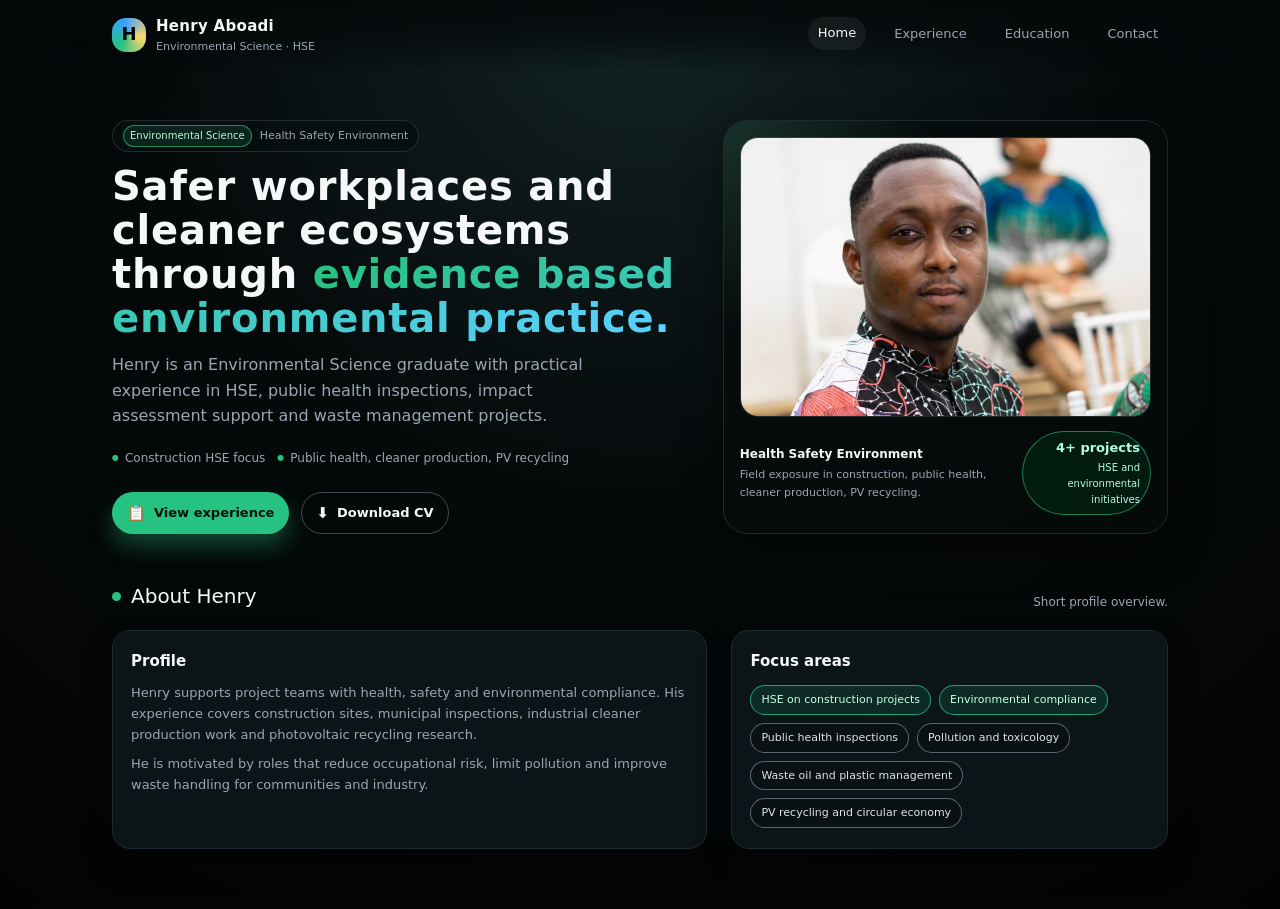
<file: portfolio/index.html>
<!DOCTYPE html>
<html lang="en">
<head>
  <meta charset="UTF-8" />
  <title>Henry Aboadi | Environmental Science</title>
  <meta name="viewport" content="width=device-width, initial-scale=1.0" />
  <link rel="stylesheet" href="styles.css" />
</head>
<body>
  <header>
    <nav class="nav">
      <div class="nav-left">
        <div class="nav-logo">H</div>
        <div class="nav-title">
          <span>Henry Aboadi</span>
          <span>Environmental Science · HSE</span>
        </div>
      </div>
      <div class="nav-links">
        <a href="index.html" class="active">Home</a>
        <a href="experience.html">Experience</a>
        <a href="education-skills.html">Education</a>
        <a href="contact.html">Contact</a>
      </div>
    </nav>
  </header>

  <main class="page-wrap">
    <section class="hero">
      <div class="hero-left">
        <div class="hero-eyebrow">
          <span class="badge">Environmental Science</span>
          Health Safety Environment
        </div>
        <h1 class="hero-title">
          Safer workplaces and cleaner ecosystems through
          <span class="accent">evidence based environmental practice.</span>
        </h1>
        <p class="hero-subtitle">
          Henry is an Environmental Science graduate with practical experience
          in HSE, public health inspections, impact assessment support and
          waste management projects.
        </p>
        <div class="hero-meta">
          <span>Construction HSE focus</span>
          <span>Public health, cleaner production, PV recycling</span>
        </div>

        <div style="display:flex;gap:12px;flex-wrap:wrap;">
          <a href="experience.html" class="btn">
            <span class="icon">📋</span>
            View experience
          </a>
          <a href="HENRY ABOADI - CV & Certificate.pdf" class="btn btn-ghost" target="_blank">
            <span class="icon">⬇️</span>
            Download CV
          </a>
        </div>
      </div>

      <div class="hero-right">
        <article class="hero-card">
          <div class="hero-photo">
            <img src="image/Henry_Aboadi.jpg" alt="Portrait of Henry Aboadi"  style="height: 410px;"/>
          </div>
          <div class="hero-card-footer">
            <div class="hero-tagline">
              <strong>Health Safety Environment</strong>
              <span>Field exposure in construction, public health, cleaner production, PV recycling.</span>
            </div>
            <div class="stat-chip">
              <span class="value">4+ projects</span>
              <span class="label">HSE and environmental initiatives</span>
            </div>
          </div>
        </article>
      </div>
    </section>

    <section>
      <div class="section-header">
        <div class="section-title">
          <span class="dot"></span>
          <span>About Henry</span>
        </div>
        <p class="section-caption">Short profile overview.</p>
      </div>

      <div class="about-grid">
        <article class="card">
          <h3>Profile</h3>
          <p>
            Henry supports project teams with health, safety and environmental
            compliance. His experience covers construction sites, municipal
            inspections, industrial cleaner production work and photovoltaic
            recycling research.
          </p>
          <p style="margin-top:8px;">
            He is motivated by roles that reduce occupational risk, limit
            pollution and improve waste handling for communities and industry.
          </p>
        </article>

        <article class="card">
          <h3>Focus areas</h3>
          <div class="pill-row">
            <span class="chip accent">HSE on construction projects</span>
            <span class="chip accent">Environmental compliance</span>
            <span class="chip">Public health inspections</span>
            <span class="chip">Pollution and toxicology</span>
            <span class="chip">Waste oil and plastic management</span>
            <span class="chip">PV recycling and circular economy</span>
          </div>
        </article>
      </div>
    </section>
  </main>

</body>
</html>
</file>
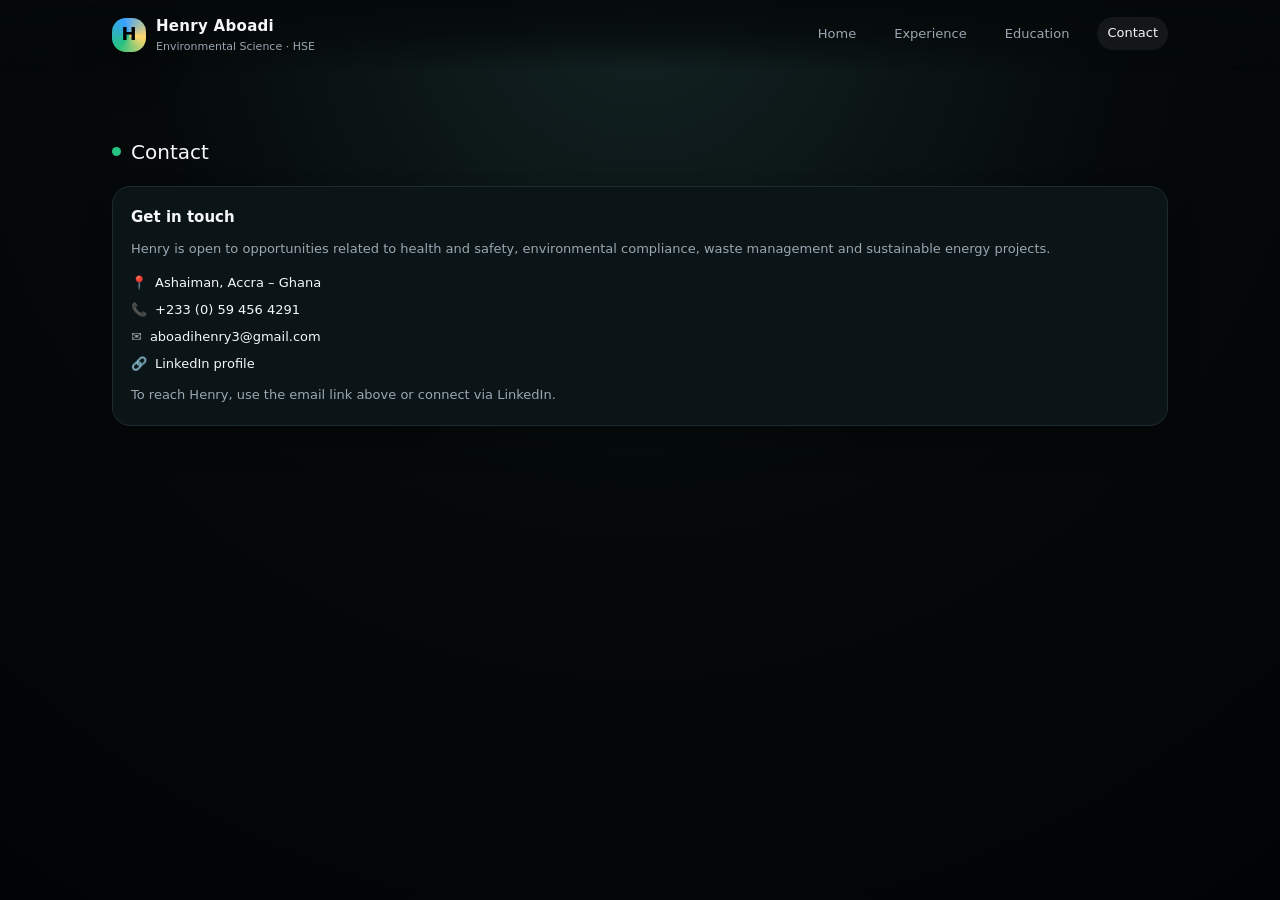
<file: portfolio/contact.html>
<!DOCTYPE html>
<html lang="en">
<head>
  <meta charset="UTF-8" />
  <title>Contact | Henry Aboadi</title>
  <meta name="viewport" content="width=device-width, initial-scale=1.0" />
  <link rel="stylesheet" href="styles.css" />
</head>
<body>
  <header>
    <nav class="nav">
      <div class="nav-left">
        <div class="nav-logo">H</div>
        <div class="nav-title">
          <span>Henry Aboadi</span>
          <span>Environmental Science · HSE</span>
        </div>
      </div>
      <div class="nav-links">
        <a href="index.html">Home</a>
        <a href="experience.html">Experience</a>
        <a href="education-skills.html">Education</a>
        <a href="contact.html" class="active">Contact</a>
      </div>
    </nav>
  </header>

  <main class="page-wrap">
    <section>
      <div class="section-header">
        <div class="section-title">
          <span class="dot"></span>
          <span>Contact</span>
        </div>
      </div>

      <article class="card">
        <h3>Get in touch</h3>
        <p>
          Henry is open to opportunities related to health and safety, environmental
          compliance, waste management and sustainable energy projects.
        </p>

        <div class="contact-details" style="margin-top:14px;">
          <span>📍 <strong>Ashaiman, Accra – Ghana</strong></span>
          <span>📞 <strong>+233 (0) 59 456 4291</strong></span>
          <span>✉️
            <a href="mailto:aboadihenry3@gmail.com">
              <strong>aboadihenry3@gmail.com</strong>
            </a>
          </span>
          <span>🔗
            <a href="https://www.linkedin.com/in/henry-aboadi-65330a25a" target="_blank">
              <strong>LinkedIn profile</strong>
            </a>
          </span>
        </div>

        <p style="margin-top:10px;">
          To reach Henry, use the email link above or connect via LinkedIn.
        </p>
      </article>
    </section>
  </main>

</body>
</html>
</file>
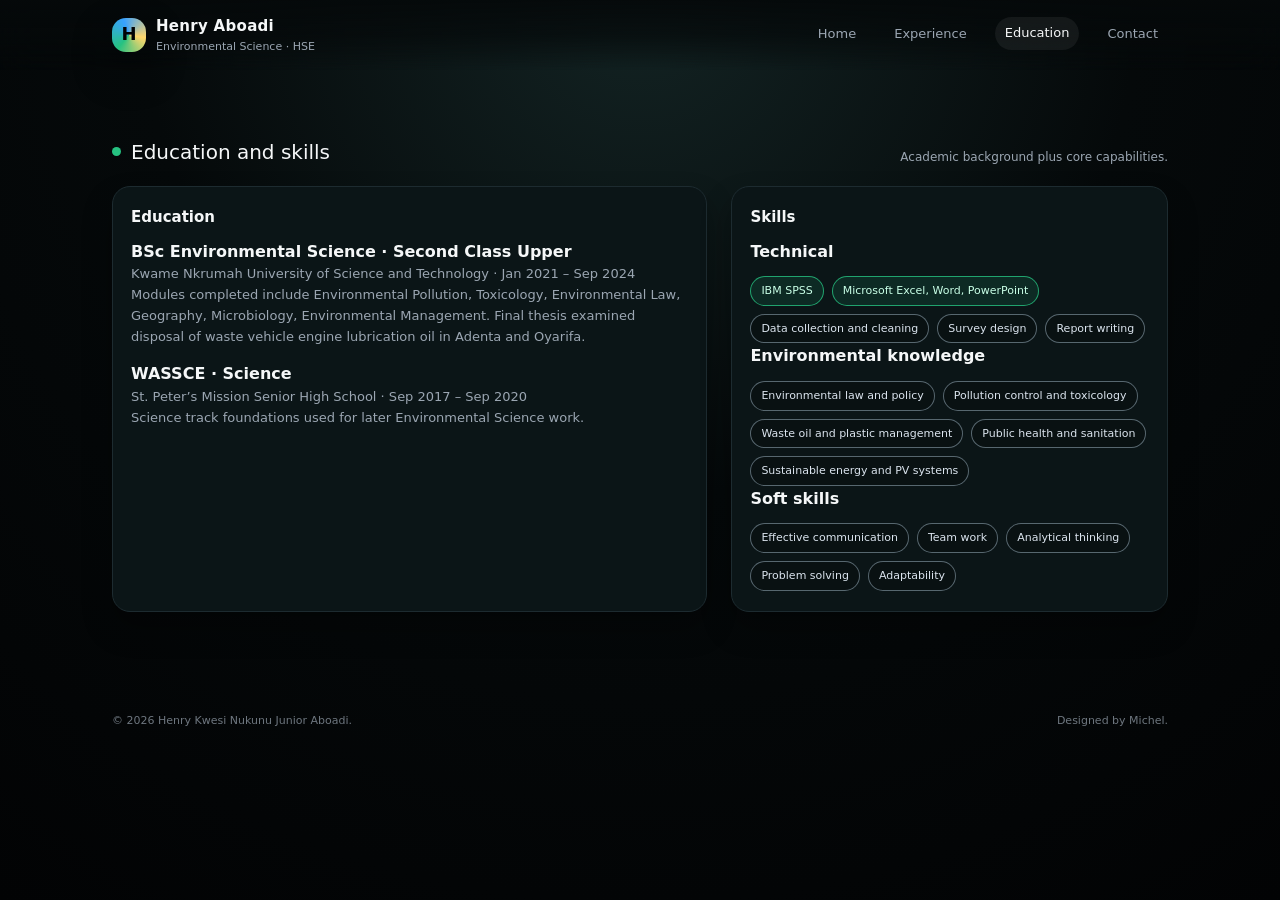
<file: portfolio/education-skills.html>
<!DOCTYPE html>
<html lang="en">
<head>
  <meta charset="UTF-8" />
  <title>Education and skills | Henry Aboadi</title>
  <meta name="viewport" content="width=device-width, initial-scale=1.0" />
  <link rel="stylesheet" href="styles.css" />
</head>
<body>
  <header>
    <nav class="nav">
      <div class="nav-left">
        <div class="nav-logo">H</div>
        <div class="nav-title">
          <span>Henry Aboadi</span>
          <span>Environmental Science · HSE</span>
        </div>
      </div>
      <div class="nav-links">
        <a href="index.html">Home</a>
        <a href="experience.html">Experience</a>
        <a href="education-skills.html" class="active">Education</a>
        <a href="contact.html">Contact</a>
      </div>
    </nav>
  </header>

  <main class="page-wrap">
    <section>
      <div class="section-header">
        <div class="section-title">
          <span class="dot"></span>
          <span>Education and skills</span>
        </div>
        <p class="section-caption">Academic background plus core capabilities.</p>
      </div>

      <div class="two-col">
        <article class="card">
          <h3>Education</h3>
          <div class="edu-item">
            <strong>BSc Environmental Science · Second Class Upper</strong>
            <p class="section-caption">
              Kwame Nkrumah University of Science and Technology · Jan 2021 – Sep 2024
            </p>
            <p>
              Modules completed include Environmental Pollution, Toxicology, Environmental
              Law, Geography, Microbiology, Environmental Management. Final thesis examined
              disposal of waste vehicle engine lubrication oil in Adenta and Oyarifa.
            </p>
          </div>

          <div style="margin-top:14px;">
            <strong>WASSCE · Science</strong>
            <p class="section-caption">
              St. Peter’s Mission Senior High School · Sep 2017 – Sep 2020
            </p>
            <p>
              Science track foundations used for later Environmental Science work.
            </p>
          </div>
        </article>

        <article class="card">
          <h3>Skills</h3>
          <div class="skills-grid">
            <div class="skill-group">
              <h4>Technical</h4>
              <div class="pill-row">
                <span class="chip accent">IBM SPSS</span>
                <span class="chip accent">Microsoft Excel, Word, PowerPoint</span>
                <span class="chip">Data collection and cleaning</span>
                <span class="chip">Survey design</span>
                <span class="chip">Report writing</span>
              </div>
            </div>

            <div class="skill-group">
              <h4>Environmental knowledge</h4>
              <div class="pill-row">
                <span class="chip">Environmental law and policy</span>
                <span class="chip">Pollution control and toxicology</span>
                <span class="chip">Waste oil and plastic management</span>
                <span class="chip">Public health and sanitation</span>
                <span class="chip">Sustainable energy and PV systems</span>
              </div>
            </div>

            <div class="skill-group">
              <h4>Soft skills</h4>
              <div class="pill-row">
                <span class="chip">Effective communication</span>
                <span class="chip">Team work</span>
                <span class="chip">Analytical thinking</span>
                <span class="chip">Problem solving</span>
                <span class="chip">Adaptability</span>
              </div>
            </div>
          </div>
        </article>
      </div>
    </section>
  </main>

  <footer>
    <span>© <span id="year"></span> Henry Kwesi Nukunu Junior Aboadi.</span>
    <span>Designed by Michel.</span>
  </footer>

  <script>
    document.getElementById("year").textContent = new Date().getFullYear();
  </script>
</body>
</html>
</file>
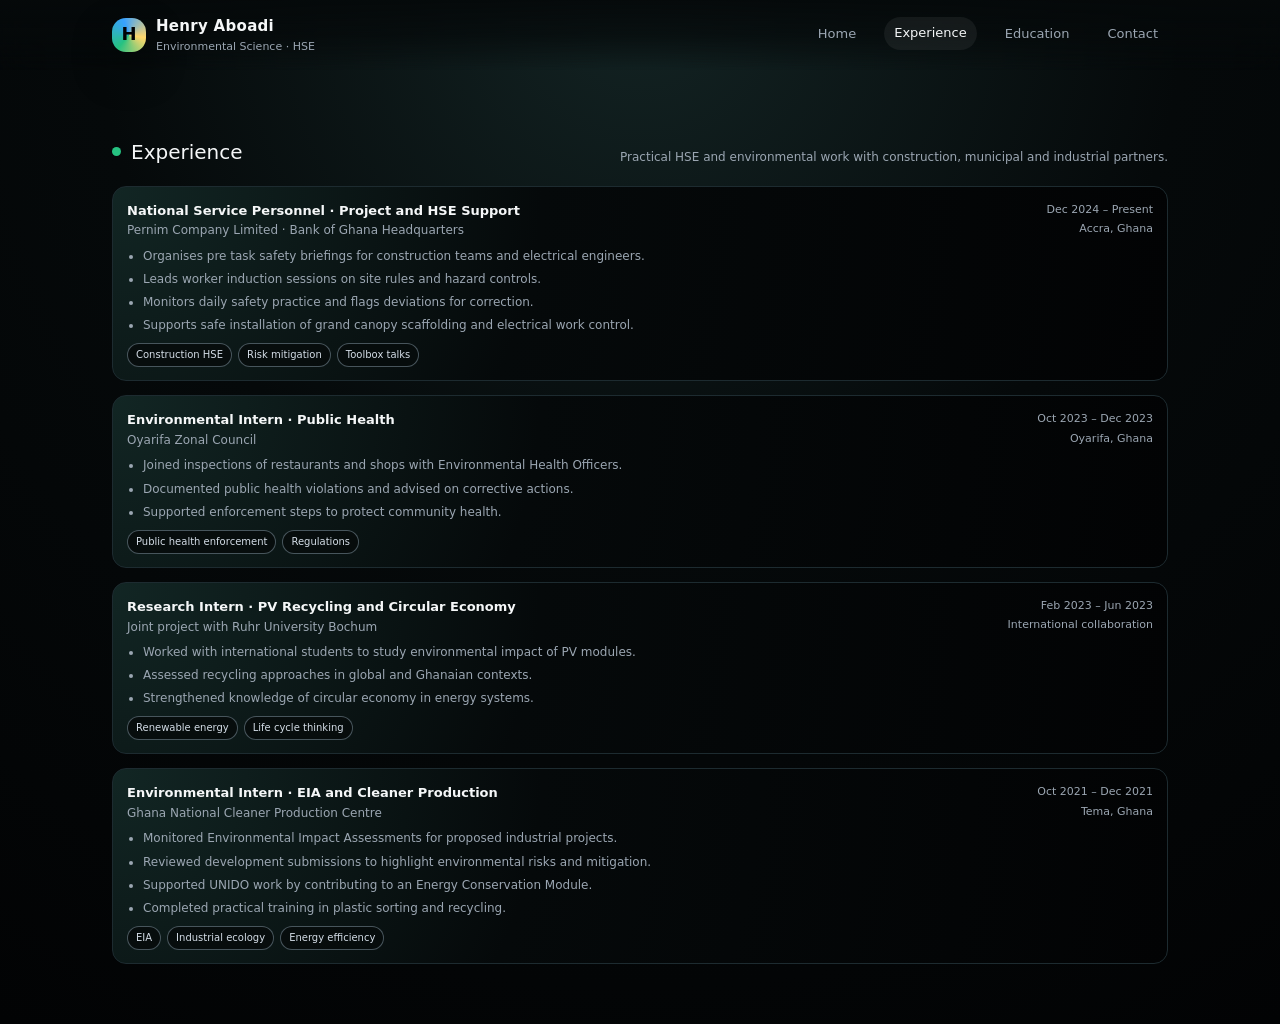
<file: portfolio/experience.html>
<!DOCTYPE html>
<html lang="en">
<head>
  <meta charset="UTF-8" />
  <title>Experience | Henry Aboadi</title>
  <meta name="viewport" content="width=device-width, initial-scale=1.0" />
  <link rel="stylesheet" href="styles.css" />
</head>
<body>
  <header>
    <nav class="nav">
      <div class="nav-left">
        <div class="nav-logo">H</div>
        <div class="nav-title">
          <span>Henry Aboadi</span>
          <span>Environmental Science · HSE</span>
        </div>
      </div>
      <div class="nav-links">
        <a href="index.html">Home</a>
        <a href="experience.html" class="active">Experience</a>
        <a href="education-skills.html">Education</a>
        <a href="contact.html">Contact</a>
      </div>
    </nav>
  </header>

  <main class="page-wrap">
    <section>
      <div class="section-header">
        <div class="section-title">
          <span class="dot"></span>
          <span>Experience</span>
        </div>
        <p class="section-caption">
          Practical HSE and environmental work with construction, municipal and industrial partners.
        </p>
      </div>

      <div class="timeline">
        <article class="timeline-item">
          <div class="timeline-header">
            <div>
              <div class="timeline-role">National Service Personnel · Project and HSE Support</div>
              <div class="timeline-company">Pernim Company Limited · Bank of Ghana Headquarters</div>
            </div>
            <div class="timeline-meta">
              <span>Dec 2024 – Present</span>
              <span>Accra, Ghana</span>
            </div>
          </div>
          <ul>
            <li>Organises pre task safety briefings for construction teams and electrical engineers.</li>
            <li>Leads worker induction sessions on site rules and hazard controls.</li>
            <li>Monitors daily safety practice and flags deviations for correction.</li>
            <li>Supports safe installation of grand canopy scaffolding and electrical work control.</li>
          </ul>
          <div class="timeline-tags">
            <span>Construction HSE</span>
            <span>Risk mitigation</span>
            <span>Toolbox talks</span>
          </div>
        </article>

        <article class="timeline-item">
          <div class="timeline-header">
            <div>
              <div class="timeline-role">Environmental Intern · Public Health</div>
              <div class="timeline-company">Oyarifa Zonal Council</div>
            </div>
            <div class="timeline-meta">
              <span>Oct 2023 – Dec 2023</span>
              <span>Oyarifa, Ghana</span>
            </div>
          </div>
          <ul>
            <li>Joined inspections of restaurants and shops with Environmental Health Officers.</li>
            <li>Documented public health violations and advised on corrective actions.</li>
            <li>Supported enforcement steps to protect community health.</li>
          </ul>
          <div class="timeline-tags">
            <span>Public health enforcement</span>
            <span>Regulations</span>
          </div>
        </article>

        <article class="timeline-item">
          <div class="timeline-header">
            <div>
              <div class="timeline-role">Research Intern · PV Recycling and Circular Economy</div>
              <div class="timeline-company">Joint project with Ruhr University Bochum</div>
            </div>
            <div class="timeline-meta">
              <span>Feb 2023 – Jun 2023</span>
              <span>International collaboration</span>
            </div>
          </div>
          <ul>
            <li>Worked with international students to study environmental impact of PV modules.</li>
            <li>Assessed recycling approaches in global and Ghanaian contexts.</li>
            <li>Strengthened knowledge of circular economy in energy systems.</li>
          </ul>
          <div class="timeline-tags">
            <span>Renewable energy</span>
            <span>Life cycle thinking</span>
          </div>
        </article>

        <article class="timeline-item">
          <div class="timeline-header">
            <div>
              <div class="timeline-role">Environmental Intern · EIA and Cleaner Production</div>
              <div class="timeline-company">Ghana National Cleaner Production Centre</div>
            </div>
            <div class="timeline-meta">
              <span>Oct 2021 – Dec 2021</span>
              <span>Tema, Ghana</span>
            </div>
          </div>
          <ul>
            <li>Monitored Environmental Impact Assessments for proposed industrial projects.</li>
            <li>Reviewed development submissions to highlight environmental risks and mitigation.</li>
            <li>Supported UNIDO work by contributing to an Energy Conservation Module.</li>
            <li>Completed practical training in plastic sorting and recycling.</li>
          </ul>
          <div class="timeline-tags">
            <span>EIA</span>
            <span>Industrial ecology</span>
            <span>Energy efficiency</span>
          </div>
        </article>
      </div>
    </section>
  </main>
</body>
</html>
</file>
<file: portfolio/styles.css>
:root {
  --bg: #05090a;
  --bg-alt: #0b1517;
  --card: #0f1d20;
  --accent: #26c281;
  --accent-soft: rgba(38, 194, 129, 0.12);
  --text: #f5f7f8;
  --muted: #9ba6b2;
  --border: #1d2b30;
  --shadow-soft: 0 18px 40px rgba(0, 0, 0, 0.44);
  --radius-xl: 24px;
  --radius-lg: 18px;
  --radius-pill: 999px;
  --transition-fast: 180ms ease-out;
}

* {
  box-sizing: border-box;
  margin: 0;
  padding: 0;
}

body {
  font-family: system-ui, -apple-system, BlinkMacSystemFont, "Segoe UI", sans-serif;
  background: radial-gradient(circle at top, #132323 0, #05090a 45%, #020304 100%);
  color: var(--text);
  min-height: 100vh;
  line-height: 1.6;
}

a {
  color: inherit;
  text-decoration: none;
}

img {
  max-width: 100%;
  display: block;
}

/* Layout */

.page-wrap {
  max-width: 1120px;
  margin: 0 auto;
  padding: 20px clamp(20px, 4vw, 32px) 60px;
}

/* Header / nav */

header {
  position: sticky;
  top: 0;
  z-index: 50;
  backdrop-filter: blur(18px);
  background: linear-gradient(
    to bottom,
    rgba(5, 9, 10, 0.95),
    rgba(5, 9, 10, 0.7),
    transparent
  );
}

.nav {
  max-width: 1120px;
  margin: 0 auto;
  padding: 14px clamp(20px, 4vw, 32px);
  display: flex;
  align-items: center;
  justify-content: space-between;
  gap: 16px;
}

.nav-left {
  display: flex;
  align-items: center;
  gap: 10px;
}

.nav-logo {
  width: 34px;
  height: 34px;
  border-radius: 14px;
  background: conic-gradient(
    from 220deg,
    #26c281,
    #38a1ff,
    #ffd66b,
    #26c281
  );
  display: flex;
  align-items: center;
  justify-content: center;
  box-shadow: var(--shadow-soft);
  font-size: 18px;
  font-weight: 700;
  color: #020304;
}

.nav-title {
  display: flex;
  flex-direction: column;
}

.nav-title span:first-child {
  font-size: 15px;
  font-weight: 600;
  letter-spacing: 0.02em;
}

.nav-title span:last-child {
  font-size: 11px;
  color: var(--muted);
}

.nav-links {
  display: flex;
  gap: 18px;
  font-size: 13px;
  color: var(--muted);
}

.nav-links a {
  padding: 6px 10px;
  border-radius: 999px;
  transition: background var(--transition-fast), color var(--transition-fast),
    transform var(--transition-fast);
}

.nav-links a:hover,
.nav-links a.active {
  background: rgba(255, 255, 255, 0.06);
  color: var(--text);
  transform: translateY(-1px);
}

/* Hero */

.hero {
  margin-top: 30px;
  display: grid;
  grid-template-columns: minmax(0, 3fr) minmax(0, 2.3fr);
  gap: 30px;
  align-items: center;
}

.hero-eyebrow {
  display: inline-flex;
  align-items: center;
  gap: 8px;
  padding: 4px 10px;
  border-radius: var(--radius-pill);
  border: 1px solid rgba(255, 255, 255, 0.12);
  background: rgba(6, 15, 16, 0.88);
  color: var(--muted);
  font-size: 11px;
  margin-bottom: 12px;
}

.hero-eyebrow span.badge {
  font-size: 10px;
  padding: 2px 6px;
  border-radius: var(--radius-pill);
  background: rgba(58, 199, 128, 0.12);
  color: #baf7d8;
  border: 1px solid rgba(58, 199, 128, 0.6);
}

.hero-title {
  font-size: clamp(32px, 4vw, 40px);
  line-height: 1.1;
  margin-bottom: 12px;
  letter-spacing: 0.02em;
}

.hero-title span.accent {
  background: linear-gradient(120deg, #26c281, #5ad0ff);
  -webkit-background-clip: text;
  color: transparent;
}

.hero-subtitle {
  font-size: 16px;
  color: var(--muted);
  margin-bottom: 20px;
  max-width: 520px;
}

.hero-meta {
  display: flex;
  flex-wrap: wrap;
  gap: 12px;
  margin-bottom: 24px;
  font-size: 12px;
  color: var(--muted);
}

.hero-meta span {
  display: inline-flex;
  align-items: center;
  gap: 6px;
}

.hero-meta span::before {
  content: "●";
  font-size: 8px;
  color: var(--accent);
}

/* Buttons */

.btn {
  border-radius: var(--radius-pill);
  font-size: 13px;
  padding: 8px 14px;
  border: 1px solid transparent;
  display: inline-flex;
  align-items: center;
  gap: 8px;
  cursor: pointer;
  background: var(--accent);
  color: #02120a;
  font-weight: 600;
  box-shadow: 0 12px 25px rgba(38, 194, 129, 0.35);
  transition: transform 160ms ease-out, box-shadow 160ms ease-out,
    background 160ms ease-out;
}

.btn span.icon {
  display: inline-flex;
  font-size: 15px;
}

.btn:hover {
  transform: translateY(-2px);
  box-shadow: 0 16px 36px rgba(38, 194, 129, 0.45);
  background: #31d78f;
}

.btn-ghost {
  background: transparent;
  color: var(--text);
  box-shadow: none;
  border-color: rgba(151, 173, 188, 0.4);
}

.btn-ghost:hover {
  background: rgba(255, 255, 255, 0.06);
  border-color: rgba(255, 255, 255, 0.4);
}

/* Hero right */

.hero-right {
  position: relative;
}

.hero-card {
  border-radius: var(--radius-xl);
  overflow: hidden;
  background: radial-gradient(circle at top left, #19312a 0, #060b0c 35%, #05090a 100%);
  border: 1px solid var(--border);
  box-shadow: var(--shadow-soft);
  padding: 16px 16px 18px;
}

.hero-photo {
  border-radius: 18px;
  overflow: hidden;
  border: 1px solid rgba(255, 255, 255, 0.12);
  max-height: 280px;
}

.hero-photo img {
  width: 100%;
  height: 100%;
  object-fit: cover;
}

.hero-card-footer {
  margin-top: 14px;
  display: flex;
  justify-content: space-between;
  align-items: center;
  gap: 12px;
  font-size: 11px;
  color: var(--muted);
}

.hero-tagline {
  display: flex;
  flex-direction: column;
  gap: 2px;
}

.hero-tagline strong {
  font-size: 12px;
  color: var(--text);
}

.stat-chip {
  padding: 6px 10px;
  border-radius: var(--radius-pill);
  background: rgba(3, 29, 16, 0.9);
  border: 1px solid rgba(35, 196, 129, 0.6);
  color: #b2ffe0;
  display: inline-flex;
  flex-direction: column;
  gap: 2px;
  text-align: right;
}

.stat-chip span.value {
  font-size: 13px;
  font-weight: 600;
}

.stat-chip span.label {
  font-size: 10px;
}

/* Sections */

section {
  margin-top: 46px;
}

.section-header {
  display: flex;
  justify-content: space-between;
  align-items: flex-end;
  gap: 12px;
  margin-bottom: 18px;
}

.section-title {
  font-size: 20px;
  display: flex;
  align-items: center;
  gap: 10px;
}

.section-title span.dot {
  width: 9px;
  height: 9px;
  border-radius: 999px;
  background: var(--accent);
}

.section-caption {
  font-size: 12px;
  color: var(--muted);
}

/* Cards, grids */

.card {
  background: var(--bg-alt);
  border-radius: var(--radius-lg);
  border: 1px solid var(--border);
  padding: 18px 18px 20px;
  box-shadow: 0 16px 30px rgba(0, 0, 0, 0.32);
}

.card h3 {
  font-size: 15px;
  margin-bottom: 10px;
}

.card p {
  font-size: 13px;
  color: var(--muted);
}

.about-grid,
.two-col {
  display: grid;
  grid-template-columns: minmax(0, 3fr) minmax(0, 2.2fr);
  gap: 24px;
}

.pill-row {
  display: flex;
  flex-wrap: wrap;
  gap: 8px;
  margin-top: 12px;
}

.chip {
  padding: 5px 10px;
  border-radius: var(--radius-pill);
  border: 1px solid rgba(151, 173, 188, 0.55);
  background: rgba(9, 17, 18, 0.9);
  font-size: 11px;
  color: #dbe4ee;
}

.chip.accent {
  border-color: rgba(38, 194, 129, 0.8);
  background: rgba(38, 194, 129, 0.12);
  color: #c9ffe7;
}

/* Timeline */

.timeline {
  display: grid;
  gap: 14px;
}

.timeline-item {
  border-radius: calc(var(--radius-lg) - 4px);
  border: 1px solid var(--border);
  background: radial-gradient(circle at top left, #122624 0, #05090a 40%, #020304 100%);
  padding: 14px 14px 13px;
  position: relative;
  overflow: hidden;
}

.timeline-item::before {
  content: "";
  position: absolute;
  inset: 0;
  background: linear-gradient(
    120deg,
    rgba(38, 194, 129, 0.16),
    transparent 38%
  );
  opacity: 0;
  pointer-events: none;
  transition: opacity var(--transition-fast);
}

.timeline-item:hover::before {
  opacity: 1;
}

.timeline-header {
  display: flex;
  justify-content: space-between;
  gap: 12px;
  margin-bottom: 4px;
}

.timeline-role {
  font-size: 13px;
  font-weight: 600;
}

.timeline-company {
  font-size: 12px;
  color: var(--muted);
}

.timeline-meta {
  font-size: 11px;
  color: var(--muted);
  display: flex;
  flex-direction: column;
  align-items: flex-end;
  gap: 2px;
}

.timeline-tags {
  margin-top: 8px;
  display: flex;
  flex-wrap: wrap;
  gap: 6px;
}

.timeline-tags span {
  font-size: 10px;
  padding: 3px 8px;
  border-radius: var(--radius-pill);
  border: 1px solid rgba(151, 173, 188, 0.45);
  color: #d4dde7;
  background: rgba(7, 13, 13, 0.9);
}

.timeline ul {
  margin-top: 6px;
  padding-left: 16px;
  font-size: 12px;
  color: var(--muted);
}

.timeline li {
  margin-bottom: 4px;
}

/* Contact */

.contact-details {
  font-size: 13px;
  display: grid;
  gap: 6px;
}

.contact-details span {
  display: inline-flex;
  align-items: center;
  gap: 8px;
  color: var(--muted);
}

.contact-details span strong {
  color: var(--text);
  font-weight: 500;
}

/* Footer */

footer {
  max-width: 1120px;
  margin: 40px auto 10px;
  padding: 0 clamp(20px, 4vw, 32px);
  font-size: 11px;
  color: var(--muted);
  display: flex;
  flex-wrap: wrap;
  justify-content: space-between;
  gap: 8px;
  opacity: 0.7;
}

/* Responsive */

@media (max-width: 880px) {
  .hero,
  .about-grid,
  .two-col {
    grid-template-columns: minmax(0, 1fr);
  }

  .hero {
    margin-top: 24px;
  }

  .hero-right {
    order: -1;
  }

  .hero-card {
    max-width: 420px;
    margin: 0 auto;
  }
}

@media (max-width: 720px) {
  .nav {
    padding-inline: 18px;
  }

  .nav-links {
    display: none;
  }

  .page-wrap {
    padding-inline: 18px;
  }

  .btn,
  .btn-ghost {
    justify-content: center;
  }
}
</file>
